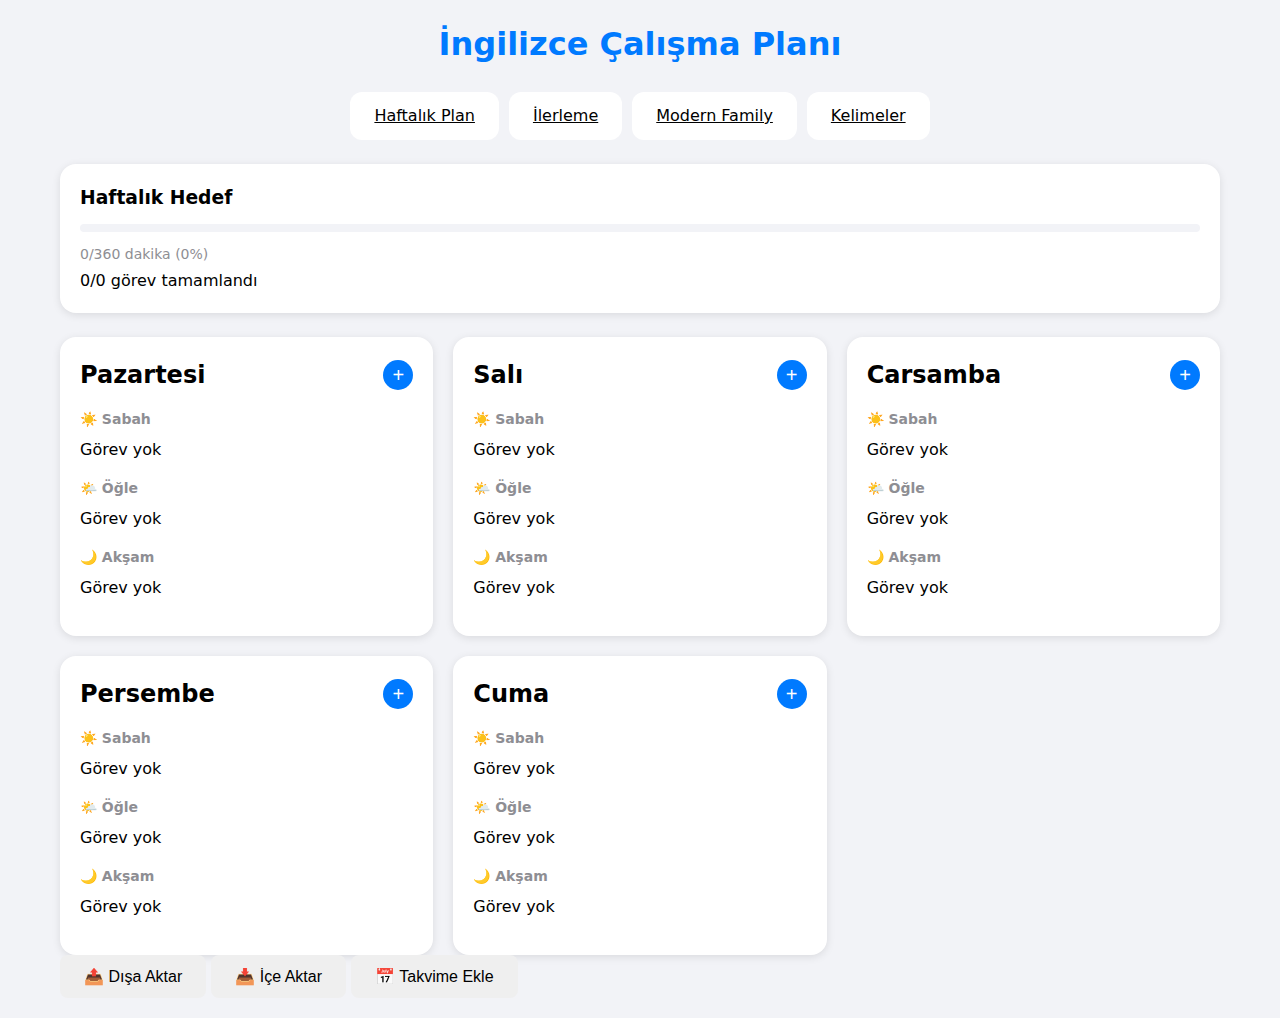
<file: index.html>
<!DOCTYPE html>
<html lang="tr">
<head>
    <meta charset="UTF-8">
    <meta name="viewport" content="width=device-width, initial-scale=1.0">
    <title>İngilizce Çalışma Planı</title>
    <!-- Önce stil dosyası -->
    <link rel="stylesheet" href="styles.css">
    <!-- Sonra script dosyaları doğru sırayla -->
	<script src="js/app.js"></script>
    <script src="js/common.js"></script>

    <script src="js/content.js"></script>
    <script src="js/vocabulary.js"></script>
    <script src="js/progress.js"></script>
</head>
<body>
    <div class="container">
        <h1 class="main-title">İngilizce Çalışma Planı</h1>

        <div class="nav-tabs">
            <a href="index.html" class="tab-btn">Haftalık Plan</a>
            <a href="progress.html" class="tab-btn">İlerleme</a>
            <a href="modernfamily.html" class="tab-btn active">Modern Family</a>
            <a href="vocabulary.html" class="tab-btn">Kelimeler</a>
        </div>


        <!-- Haftalık Görünüm -->
        <div id="weekly-view" class="view-content active">
            <!-- İlerleme Kartı -->
            <div class="progress-card">
                <h3>Haftalık Hedef</h3>
                <div class="progress-bar">
                    <div class="progress" style="width: 0%"></div>
                </div>
                <div class="progress-text">0/360 dakika (0%)</div>
                <div class="task-progress">0/0 görev tamamlandı</div>
            </div>

            <!-- Haftalık Plan -->
            <div class="weekly-plan">
                <!-- Pazartesi -->
                <div class="day-card">
                    <div class="day-header">
                        <h2>Pazartesi</h2>
                        <button onclick="openAddTaskModal('pazartesi')" class="add-btn">+</button>
                    </div>
                    
                    <div class="time-block">
                        <h3>☀️ Sabah</h3>
                        <div id="pazartesi-sabah" class="task-list"></div>
                    </div>

                    <div class="time-block">
                        <h3>🌤️ Öğle</h3>
                        <div id="pazartesi-ogle" class="task-list"></div>
                    </div>

                    <div class="time-block">
                        <h3>🌙 Akşam</h3>
                        <div id="pazartesi-aksam" class="task-list"></div>
                    </div>
                </div>

                <!-- Diğer günler için aynı yapı -->
                <!-- Salı -->
                <div class="day-card">
                    <div class="day-header">
                        <h2>Salı</h2>
                        <button onclick="openAddTaskModal('sali')" class="add-btn">+</button>
                    </div>
                    
                    <div class="time-block">
                        <h3>☀️ Sabah</h3>
                        <div id="sali-sabah" class="task-list"></div>
                    </div>

                    <div class="time-block">
                        <h3>🌤️ Öğle</h3>
                        <div id="sali-ogle" class="task-list"></div>
                    </div>

                    <div class="time-block">
                        <h3>🌙 Akşam</h3>
                        <div id="sali-aksam" class="task-list"></div>
                    </div>
                </div>

                <div class="day-card">
                    <div class="day-header">
                        <h2>Carsamba</h2>
                        <button onclick="openAddTaskModal('carsamba')" class="add-btn">+</button>
                    </div>
                    
                    <div class="time-block">
                        <h3>☀️ Sabah</h3>
                        <div id="carsamba-sabah" class="task-list"></div>
                    </div>

                    <div class="time-block">
                        <h3>🌤️ Öğle</h3>
                        <div id="carsamba-ogle" class="task-list"></div>
                    </div>

                    <div class="time-block">
                        <h3>🌙 Akşam</h3>
                        <div id="carsamba-aksam" class="task-list"></div>
                    </div>
                </div>
				
				                <div class="day-card">
                    <div class="day-header">
                        <h2>Persembe</h2>
                        <button onclick="openAddTaskModal('persembe')" class="add-btn">+</button>
                    </div>
                    
                    <div class="time-block">
                        <h3>☀️ Sabah</h3>
                        <div id="persembe-sabah" class="task-list"></div>
                    </div>

                    <div class="time-block">
                        <h3>🌤️ Öğle</h3>
                        <div id="persembe-ogle" class="task-list"></div>
                    </div>

                    <div class="time-block">
                        <h3>🌙 Akşam</h3>
                        <div id="persembe-aksam" class="task-list"></div>
                    </div>
                </div>
				
				                <div class="day-card">
                    <div class="day-header">
                        <h2>Cuma</h2>
                        <button onclick="openAddTaskModal('cuma')" class="add-btn">+</button>
                    </div>
                    
                    <div class="time-block">
                        <h3>☀️ Sabah</h3>
                        <div id="cuma-sabah" class="task-list"></div>
                    </div>

                    <div class="time-block">
                        <h3>🌤️ Öğle</h3>
                        <div id="cuma-ogle" class="task-list"></div>
                    </div>

                    <div class="time-block">
                        <h3>🌙 Akşam</h3>
                        <div id="cuma-aksam" class="task-list"></div>
                    </div>
                </div>
				

            </div>

            <!-- Aksiyon Butonları -->
            <div class="action-buttons">
                <button onclick="exportPlan()" class="btn">
                    <span>📤</span> Dışa Aktar
                </button>
                <button onclick="importPlan()" class="btn">
                    <span>📥</span> İçe Aktar
                </button>
                <button onclick="syncToCalendar()" class="btn">
                    <span>📅</span> Takvime Ekle
                </button>
            </div>
        </div>

        <!-- Görev Ekleme/Düzenleme Modal -->
        <div id="taskModal" class="modal">
            <div class="modal-content">
                <h2 id="taskModalTitle">Görev Ekle</h2>
                <form id="taskForm" onsubmit="return false;">
                    <div class="form-group">
                        <label for="taskTitle">Başlık</label>
                        <input type="text" id="taskTitle" required>
                    </div>

                    <div class="form-row">
                        <div class="form-group">
                            <label for="taskDuration">Süre (dk)</label>
                            <input type="number" id="taskDuration" min="5" step="5" required>
                        </div>

                        <div class="form-group">
                            <label for="taskTime">Zaman</label>
                            <select id="taskTime" required>
                                <option value="sabah">Sabah</option>
                                <option value="ogle">Öğle</option>
                                <option value="aksam">Akşam</option>
                            </select>
                        </div>
                    </div>

                    <input type="hidden" id="taskDay" value="pazartesi">
                    <input type="hidden" id="taskId" value="">

                    <div class="form-buttons">
                        <button type="submit" onclick="addTask()" class="btn primary">Kaydet</button>
                        <button type="button" onclick="closeModal('taskModal')" class="btn">İptal</button>
                        <button type="button" onclick="deleteTask()" class="btn danger" id="deleteTaskBtn" style="display: none;">Sil</button>
                    </div>
                </form>
            </div>
        </div>

        <!-- Bildirim -->
        <div id="notification" class="notification"></div>
    </div>
</body>
</html>
</file>
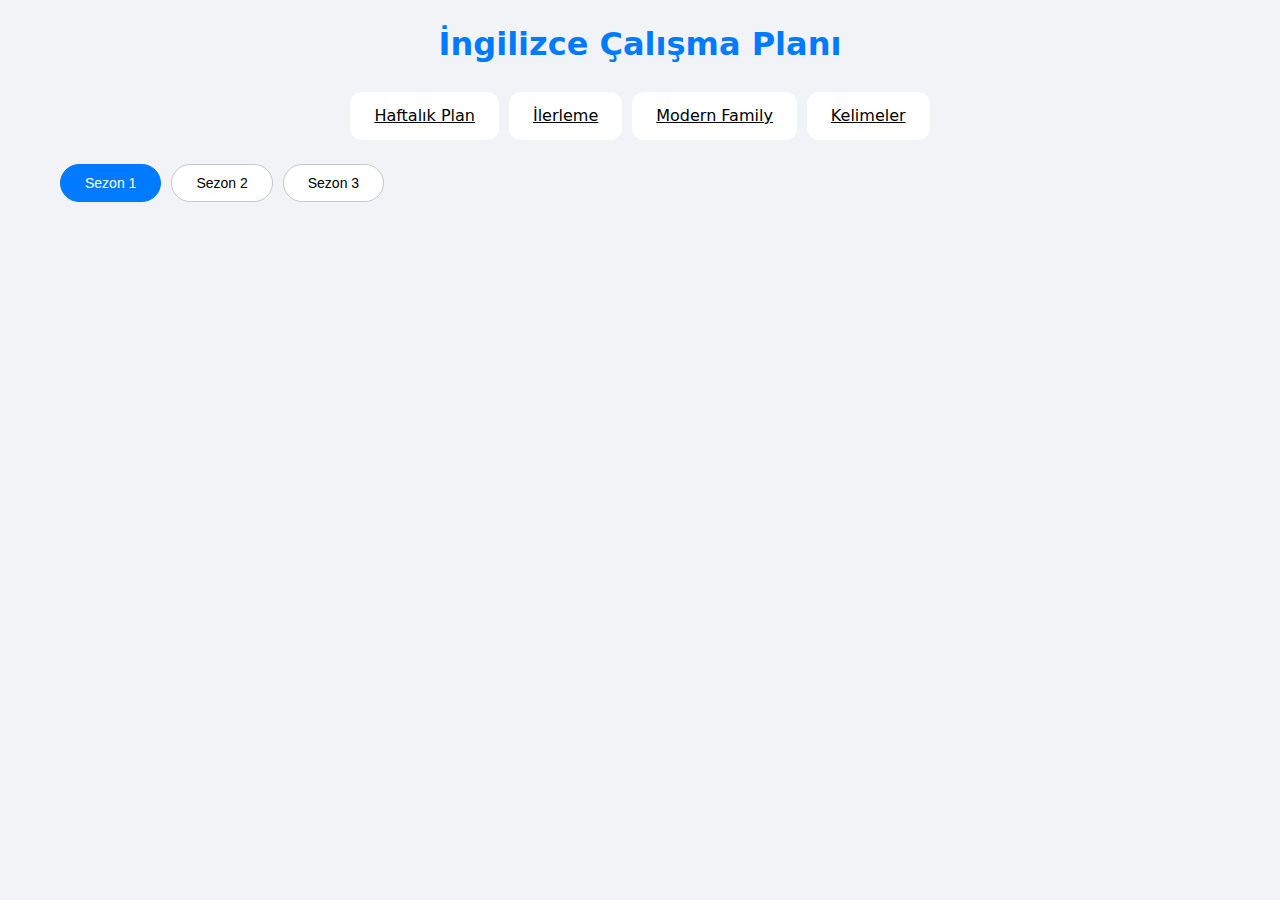
<file: modernfamily.html>
<!DOCTYPE html>
<html lang="tr">
<head>
    <meta charset="UTF-8">
    <meta name="viewport" content="width=device-width, initial-scale=1.0">
    <title>İngilizce Çalışma Planı</title>
    <!-- Önce stil dosyası -->
    <link rel="stylesheet" href="styles.css">
    <!-- Sonra script dosyaları doğru sırayla -->
    <script src="js/common.js"></script>
	<script src="js/app.js"></script>
    <script src="js/content.js"></script>
    <script src="js/vocabulary.js"></script>
    <script src="js/progress.js"></script>
</head>
<body>
    <div class="container">
        <h1 class="main-title">İngilizce Çalışma Planı</h1>

        <div class="nav-tabs">
            <a href="index.html" class="tab-btn">Haftalık Plan</a>
            <a href="progress.html" class="tab-btn">İlerleme</a>
            <a href="modernfamily.html" class="tab-btn active">Modern Family</a>
            <a href="vocabulary.html" class="tab-btn">Kelimeler</a>
        </div>

        <!-- Sezon Seçici -->
        <div class="season-selector">
            <button onclick="changeSeason(1)" class="season-btn active">Sezon 1</button>
            <button onclick="changeSeason(2)" class="season-btn">Sezon 2</button>
            <button onclick="changeSeason(3)" class="season-btn">Sezon 3</button>
        </div>

        <!-- Bölüm Listesi -->
        <div class="episode-grid" id="episode-list">
            <!-- Bölümler JavaScript ile doldurulacak -->
        </div>

        <!-- Bölüm Detay Modal -->
        <div id="episodeModal" class="modal">
            <div class="modal-content wide">
                <div class="modal-header">
                    <h2 id="episodeTitle">Bölüm Detayı</h2>
                    <div class="tab-buttons">
                        <button onclick="switchDetailTab('notes')" class="detail-tab active">Notlar</button>
                        <button onclick="switchDetailTab('words')" class="detail-tab">Kelimeler</button>
                        <button onclick="switchDetailTab('phrases')" class="detail-tab">Kalıplar</button>
                    </div>
                </div>

                <!-- Notlar Tab -->
                <div id="notesTab" class="detail-content active">
                    <textarea id="episodeNotes" placeholder="Bölüm notlarınızı buraya yazın..." class="episode-notes"></textarea>
                    <button onclick="saveNotes()" class="btn primary">Notları Kaydet</button>
                </div>

                <!-- Kelimeler Tab -->
                <div id="wordsTab" class="detail-content">
                    <div class="word-list" id="episodeWords">
                        <!-- Kelimeler JavaScript ile doldurulacak -->
                    </div>
                    <button onclick="showAddWordModal()" class="btn primary">+ Yeni Kelime</button>
                </div>

                <!-- Kalıplar Tab -->
                <div id="phrasesTab" class="detail-content">
                    <div class="phrase-list" id="episodePhrases">
                        <!-- Kalıplar JavaScript ile doldurulacak -->
                    </div>
                    <button onclick="showAddPhraseModal()" class="btn primary">+ Yeni Kalıp</button>
                </div>

                <div class="modal-footer">
                    <button onclick="toggleWatched()" class="btn success" id="watchedBtn">İzlendi İşaretle</button>
                    <button onclick="closeModal('episodeModal')" class="btn">Kapat</button>
                </div>
            </div>
        </div>

        <!-- Kelime Ekleme Modal -->
        <div id="wordModal" class="modal">
            <div class="modal-content">
                <h2>Yeni Kelime Ekle</h2>
                <form id="wordForm" onsubmit="saveWord(event)">
                    <div class="form-group">
                        <label>Kelime</label>
                        <input type="text" id="wordText" required>
                    </div>
                    <div class="form-group">
                        <label>Anlamı</label>
                        <input type="text" id="wordMeaning" required>
                    </div>
                    <div class="form-group">
                        <label>Örnek Cümle</label>
                        <textarea id="wordExample"></textarea>
                    </div>
                    <div class="form-buttons">
                        <button type="submit" class="btn primary">Kaydet</button>
                        <button type="button" onclick="closeModal('wordModal')" class="btn">İptal</button>
                    </div>
                </form>
            </div>
        </div>

        <!-- Kalıp Ekleme Modal -->
        <div id="phraseModal" class="modal">
            <div class="modal-content">
                <h2>Yeni Kalıp Ekle</h2>
                <form id="phraseForm" onsubmit="savePhrase(event)">
                    <div class="form-group">
                        <label>Kalıp</label>
                        <input type="text" id="phraseText" required>
                    </div>
                    <div class="form-group">
                        <label>Anlamı</label>
                        <input type="text" id="phraseMeaning" required>
                    </div>
                    <div class="form-group">
                        <label>Örnek Cümle</label>
                        <textarea id="phraseExample"></textarea>
                    </div>
                    <div class="form-buttons">
                        <button type="submit" class="btn primary">Kaydet</button>
                        <button type="button" onclick="closeModal('phraseModal')" class="btn">İptal</button>
                    </div>
                </form>
            </div>
        </div>
    </div>
</body>
</html>
</file>
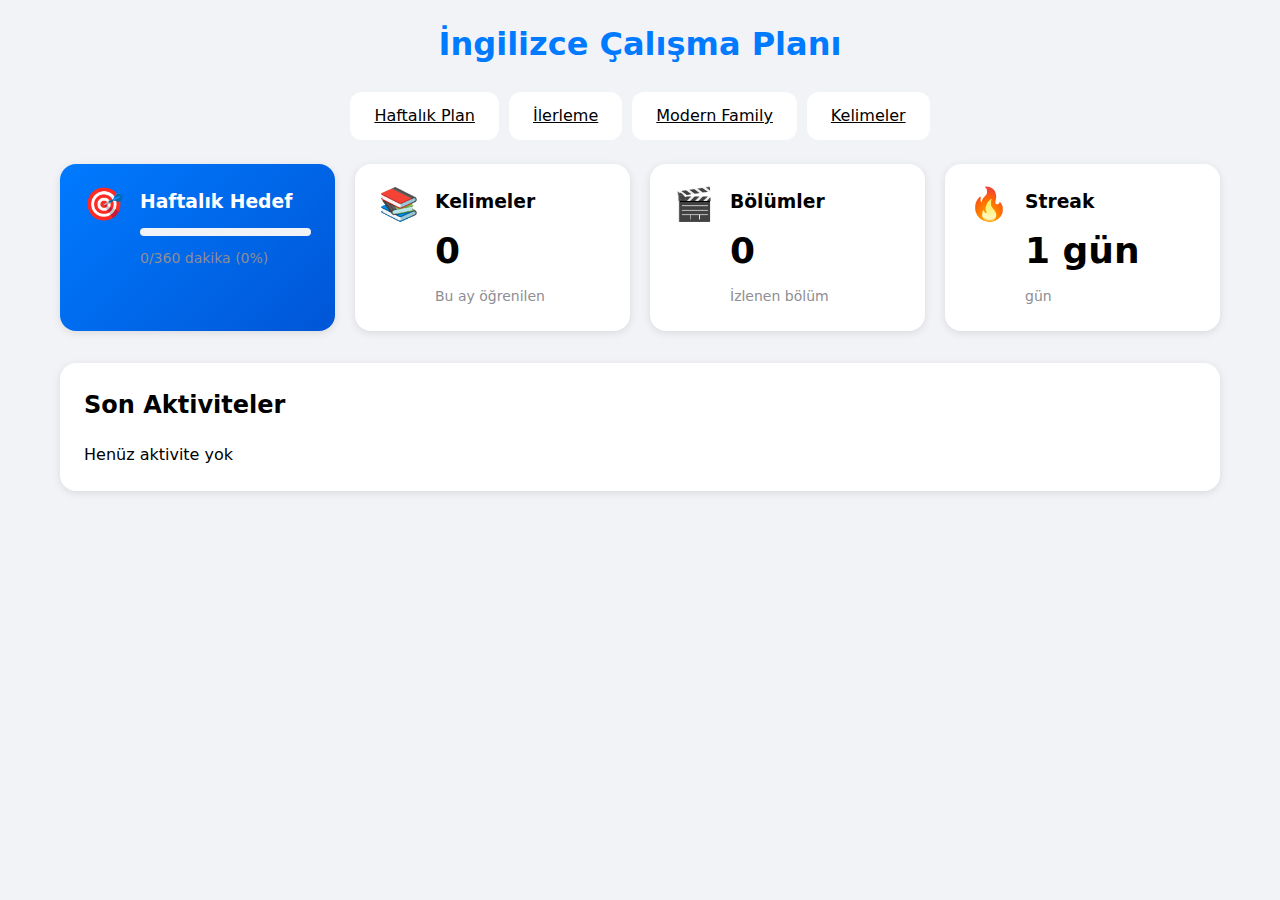
<file: progress.html>
<!DOCTYPE html>
<html lang="tr">
<head>
    <meta charset="UTF-8">
    <meta name="viewport" content="width=device-width, initial-scale=1.0">
    <title>İngilizce Çalışma Planı</title>
    <!-- Önce stil dosyası -->
    <link rel="stylesheet" href="styles.css">
    <!-- Sonra script dosyaları doğru sırayla -->
    <script src="js/common.js"></script>
    <script src="js/app.js"></script>
    <script src="js/content.js"></script>
    <script src="js/vocabulary.js"></script>
    <script src="js/progress.js"></script>
</head>
<body>
    <div class="container">
        <h1 class="main-title">İngilizce Çalışma Planı</h1>

        <div class="nav-tabs">
            <a href="index.html" class="tab-btn">Haftalık Plan</a>
            <a href="progress.html" class="tab-btn active">İlerleme</a>
            <a href="modernfamily.html" class="tab-btn">Modern Family</a>
            <a href="vocabulary.html" class="tab-btn">Kelimeler</a>
        </div>

        <!-- İlerleme Özeti -->
        <div class="stats-grid">
            <div class="stat-card highlight">
                <div class="stat-icon">🎯</div>
                <div class="stat-content">
                    <h3>Haftalık Hedef</h3>
                    <div class="stat-progress">
                        <div class="progress-bar">
                            <div class="progress" id="weeklyProgress"></div>
                        </div>
                        <div class="progress-text" id="weeklyProgressText">0/360 dakika</div>
                    </div>
                </div>
            </div>

            <div class="stat-card">
                <div class="stat-icon">📚</div>
                <div class="stat-content">
                    <h3>Kelimeler</h3>
                    <div class="stat-value" id="wordCount">0</div>
                    <div class="stat-label">Bu ay öğrenilen</div>
                </div>
            </div>

            <div class="stat-card">
                <div class="stat-icon">🎬</div>
                <div class="stat-content">
                    <h3>Bölümler</h3>
                    <div class="stat-value" id="episodeCount">0</div>
                    <div class="stat-label">İzlenen bölüm</div>
                </div>
            </div>

            <div class="stat-card">
                <div class="stat-icon">🔥</div>
                <div class="stat-content">
                    <h3>Streak</h3>
                    <div class="stat-value" id="streakCount">0</div>
                    <div class="stat-label">gün</div>
                </div>
            </div>
        </div>

        <!-- Aktivite Geçmişi -->
        <div class="activity-section">
            <h2>Son Aktiviteler</h2>
            <div class="activity-list" id="activityList">
                <!-- Aktiviteler JavaScript ile doldurulacak -->
            </div>
        </div>
    </div>
</body>
</html>
</file>
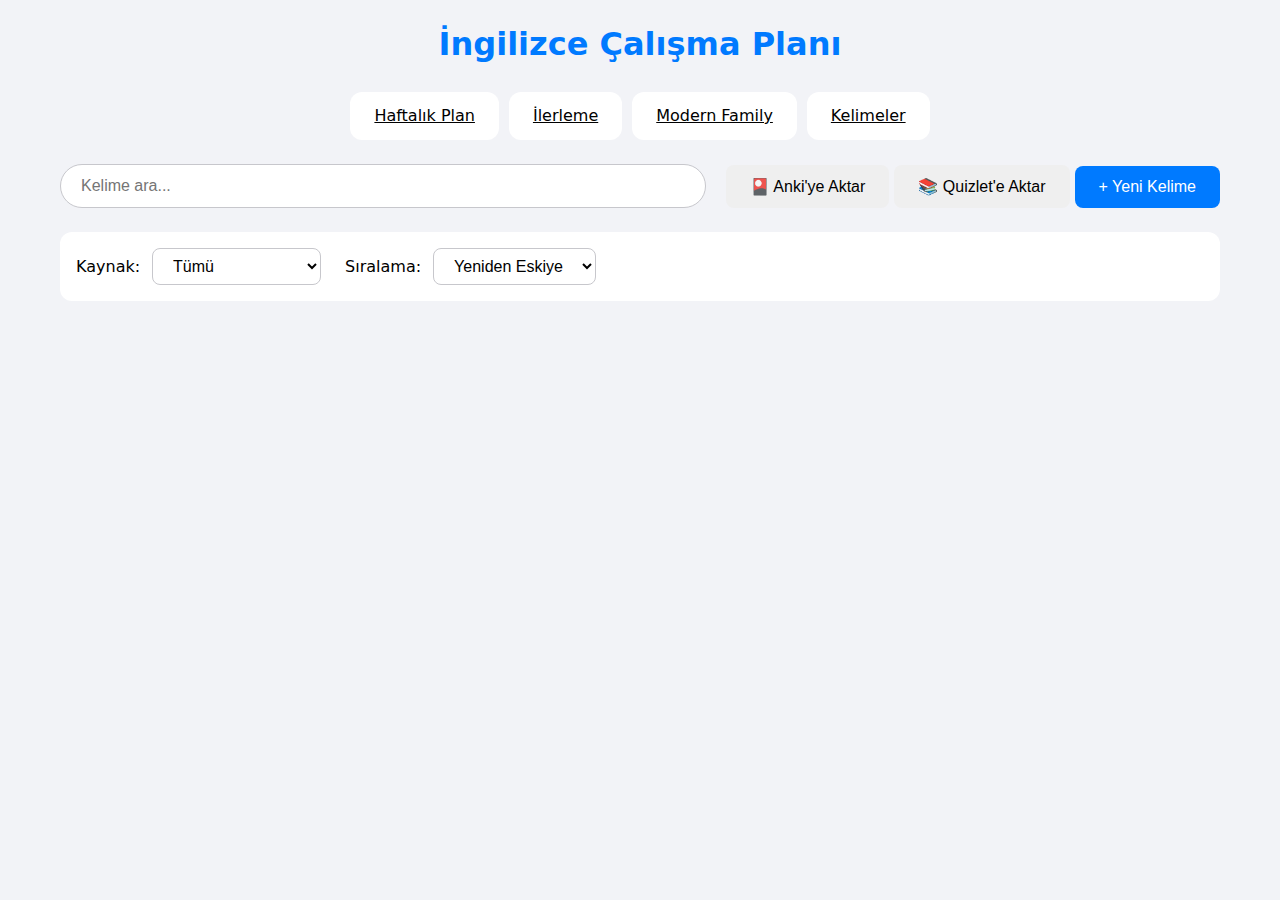
<file: vocabulary.html>
<!DOCTYPE html>
<html lang="tr">
<head>
    <meta charset="UTF-8">
    <meta name="viewport" content="width=device-width, initial-scale=1.0">
    <title>İngilizce Çalışma Planı</title>
    <!-- Önce stil dosyası -->
    <link rel="stylesheet" href="styles.css">
    <!-- Sonra script dosyaları doğru sırayla -->
    <script src="js/common.js"></script>
    <script src="js/app.js"></script>
    <script src="js/content.js"></script>
    <script src="js/vocabulary.js"></script>
    <script src="js/progress.js"></script>
</head>
<body>
    <div class="container">
        <h1 class="main-title">İngilizce Çalışma Planı</h1>

        <div class="nav-tabs">
            <a href="index.html" class="tab-btn">Haftalık Plan</a>
            <a href="progress.html" class="tab-btn">İlerleme</a>
            <a href="modernfamily.html" class="tab-btn">Modern Family</a>
            <a href="vocabulary.html" class="tab-btn active">Kelimeler</a>
        </div>

        <!-- Kelime Araç Çubuğu -->
        <div class="vocab-toolbar">
            <div class="search-box">
                <input type="text" id="searchWord" placeholder="Kelime ara...">
            </div>
            <div class="toolbar-actions">
                <button onclick="exportToAnki()" class="btn">
                    <span>🎴</span> Anki'ye Aktar
                </button>
                <button onclick="exportToQuizlet()" class="btn">
                    <span>📚</span> Quizlet'e Aktar
                </button>
                <button onclick="showAddWordModal()" class="btn primary">
                    <span>+</span> Yeni Kelime
                </button>
            </div>
        </div>

        <!-- Filtreler -->
        <div class="filter-bar">
            <div class="filter-group">
                <label>Kaynak:</label>
                <select id="sourceFilter" onchange="filterWords()">
                    <option value="all">Tümü</option>
                    <option value="modernFamily">Modern Family</option>
                    <option value="manual">Manuel Eklenen</option>
                </select>
            </div>
            <div class="filter-group">
                <label>Sıralama:</label>
                <select id="sortFilter" onchange="filterWords()">
                    <option value="date">Yeniden Eskiye</option>
                    <option value="az">A-Z</option>
                    <option value="za">Z-A</option>
                </select>
            </div>
        </div>

        <!-- Kelime Listesi -->
        <div class="word-grid" id="wordList">
            <!-- Kelimeler JavaScript ile doldurulacak -->
        </div>

        <!-- Kelime Ekleme/Düzenleme Modal -->
        <div id="wordModal" class="modal">
            <div class="modal-content">
                <h2 id="wordModalTitle">Yeni Kelime</h2>
                <form id="wordForm" onsubmit="saveWord(event)">
                    <div class="form-group">
                        <label>Kelime</label>
                        <input type="text" id="wordText" required>
                    </div>
                    <div class="form-group">
                        <label>Anlamı</label>
                        <input type="text" id="wordMeaning" required>
                    </div>
                    <div class="form-group">
                        <label>Örnek Cümle</label>
                        <textarea id="wordExample"></textarea>
                    </div>
                    <div class="form-group">
                        <label>Kaynak</label>
                        <select id="wordSource">
                            <option value="manual">Manuel</option>
                            <option value="modernFamily">Modern Family</option>
                        </select>
                    </div>
                    <div class="form-buttons">
                        <button type="submit" class="btn primary">Kaydet</button>
                        <button type="button" onclick="deleteWord()" class="btn danger" id="deleteWordBtn" style="display: none;">Sil</button>
                        <button type="button" onclick="closeModal('wordModal')" class="btn">İptal</button>
                    </div>
                </form>
            </div>
        </div>
    </div>
</body>
</html>
</file>
<file: styles.css>
/* Ana stiller */
:root {
    --primary: #007AFF;
    --danger: #FF3B30;
    --success: #34C759;
    --warning: #FFCC00;
    --background: #F2F3F7;
    --surface: #FFFFFF;
    --text: #000000;
    --text-secondary: #8E8E93;
    --border: #C7C7CC;
}

* {
    margin: 0;
    padding: 0;
    box-sizing: border-box;
}

body {
    font-family: -apple-system, system-ui, sans-serif;
    background: var(--background);
    color: var(--text);
    line-height: 1.5;
}

.container {
    max-width: 1200px;
    margin: 0 auto;
    padding: 20px;
}

.main-title {
    text-align: center;
    color: var(--primary);
    margin-bottom: 24px;
}

/* Navigasyon */
.nav-tabs {
    display: flex;
    justify-content: center;
    gap: 10px;
    margin-bottom: 24px;
}

.tab-btn {
    padding: 12px 24px;
    border: none;
    border-radius: 12px;
    background: var(--surface);
    color: var(--text);
    font-size: 16px;
    cursor: pointer;
    transition: all 0.2s ease;
}

.tab-btn.active {
    background: var(--primary);
    color: white;
}

/* İlerleme Kartı */
.progress-card {
    background: var(--surface);
    border-radius: 16px;
    padding: 20px;
    margin-bottom: 24px;
    box-shadow: 0 2px 8px rgba(0,0,0,0.1);
}

.progress-bar {
    height: 8px;
    background: var(--background);
    border-radius: 4px;
    margin: 12px 0;
    overflow: hidden;
}

.progress {
    height: 100%;
    background: var(--primary);
    transition: width 0.3s ease;
}

.progress-text {
    color: var(--text-secondary);
    font-size: 14px;
    margin-bottom: 4px;
}

/* Haftalık Plan */
.weekly-plan {
    display: grid;
    grid-template-columns: repeat(auto-fit, minmax(300px, 1fr));
    gap: 20px;
}

.day-card {
    background: var(--surface);
    border-radius: 16px;
    padding: 20px;
    box-shadow: 0 2px 8px rgba(0,0,0,0.1);
}

.day-header {
    display: flex;
    justify-content: space-between;
    align-items: center;
    margin-bottom: 16px;
}

.add-btn {
    width: 30px;
    height: 30px;
    border-radius: 50%;
    border: none;
    background: var(--primary);
    color: white;
    font-size: 20px;
    cursor: pointer;
    display: flex;
    align-items: center;
    justify-content: center;
}

.time-block {
    margin-bottom: 16px;
}

.time-block h3 {
    color: var(--text-secondary);
    font-size: 14px;
    margin-bottom: 8px;
}

/* Görev Kartları */
.task-item {
    display: flex;
    align-items: center;
    padding: 12px;
    background: var(--background);
    border-radius: 8px;
    margin-bottom: 8px;
    transition: all 0.2s ease;
}

.task-item:hover {
    transform: translateX(4px);
}

.task-item.completed {
    opacity: 0.7;
}

.task-checkbox {
    position: relative;
    width: 24px;
    height: 24px;
    margin-right: 12px;
}

.task-content {
    flex: 1;
    cursor: pointer;
}

.task-title {
    font-weight: 500;
}

.task-duration {
    font-size: 12px;
    color: var(--text-secondary);
}

.delete-btn {
    width: 24px;
    height: 24px;
    border: none;
    background: none;
    color: var(--danger);
    cursor: pointer;
    opacity: 0;
    transition: opacity 0.2s ease;
}

.task-item:hover .delete-btn {
    opacity: 1;
}

/* Modal */
.modal {
    display: none;
    position: fixed;
    top: 0;
    left: 0;
    right: 0;
    bottom: 0;
    background: rgba(0,0,0,0.5);
    align-items: center;
    justify-content: center;
    z-index: 1000;
}

.modal-content {
    background: var(--surface);
    border-radius: 16px;
    padding: 24px;
    width: 90%;
    max-width: 500px;
}

.form-group {
    margin-bottom: 16px;
}

.form-group label {
    display: block;
    margin-bottom: 8px;
    color: var(--text-secondary);
}

.form-row {
    display: grid;
    grid-template-columns: 1fr 1fr;
    gap: 16px;
}

input, select {
    width: 100%;
    padding: 12px;
    border: 1px solid var(--border);
    border-radius: 8px;
    font-size: 16px;
}

.form-buttons {
    display: flex;
    gap: 8px;
    margin-top: 24px;
}

/* Butonlar */
.btn {
    padding: 12px 24px;
    border: none;
    border-radius: 8px;
    font-size: 16px;
    cursor: pointer;
    transition: all 0.2s ease;
}

.btn.primary {
    background: var(--primary);
    color: white;
}

.btn.danger {
    background: var(--danger);
    color: white;
}

/* Bildirimler */
.notification {
    position: fixed;
    bottom: 24px;
    right: 24px;
    padding: 12px 24px;
    background: var(--surface);
    border-radius: 8px;
    box-shadow: 0 4px 12px rgba(0,0,0,0.1);
    transform: translateY(100px);
    opacity: 0;
    transition: all 0.3s ease;
}

.notification.show {
    transform: translateY(0);
    opacity: 1;
}

/* Responsive */
@media (max-width: 768px) {
    .container {
        padding: 12px;
    }

    .nav-tabs {
        overflow-x: auto;
        padding-bottom: 8px;
    }

    .form-row {
        grid-template-columns: 1fr;
    }

    .modal-content {
        width: 95%;
        margin: 20px;
    }
}
/* Modern Family Sayfası Stilleri */
.season-selector {
    display: flex;
    gap: 10px;
    margin-bottom: 24px;
    overflow-x: auto;
    padding-bottom: 10px;
    -webkit-overflow-scrolling: touch;
}

.season-btn {
    padding: 10px 24px;
    border-radius: 20px;
    border: 1px solid var(--border);
    background: var(--surface);
    color: var(--text);
    font-size: 14px;
    cursor: pointer;
    white-space: nowrap;
    transition: all 0.2s ease;
}

.season-btn.active {
    background: var(--primary);
    color: white;
    border-color: var(--primary);
}

.episode-grid {
    display: grid;
    grid-template-columns: repeat(auto-fill, minmax(280px, 1fr));
    gap: 20px;
    margin-bottom: 24px;
}

.episode-card {
    background: var(--surface);
    border-radius: 16px;
    padding: 20px;
    box-shadow: 0 2px 8px rgba(0,0,0,0.1);
    cursor: pointer;
    transition: all 0.2s ease;
}

.episode-card:hover {
    transform: translateY(-4px);
    box-shadow: 0 4px 12px rgba(0,0,0,0.15);
}

.episode-header {
    display: flex;
    justify-content: space-between;
    align-items: center;
    margin-bottom: 12px;
}

.episode-number {
    font-weight: 500;
    color: var(--primary);
}

.episode-title {
    margin-bottom: 12px;
    font-size: 18px;
}

.episode-stats {
    display: flex;
    gap: 16px;
    font-size: 14px;
    color: var(--text-secondary);
    margin-bottom: 16px;
}

.episode-progress {
    display: flex;
    flex-direction: column;
    gap: 8px;
}

/* Modal Geliştirmeleri */
.modal-content.wide {
    max-width: 800px;
}

.modal-header {
    margin-bottom: 24px;
}

.tab-buttons {
    display: flex;
    gap: 16px;
    margin-top: 16px;
    border-bottom: 1px solid var(--border);
}

.detail-tab {
    padding: 8px 16px;
    background: none;
    border: none;
    border-bottom: 2px solid transparent;
    color: var(--text-secondary);
    cursor: pointer;
}

.detail-tab.active {
    color: var(--primary);
    border-bottom-color: var(--primary);
}

.detail-content {
    display: none;
    padding: 20px 0;
}

.detail-content.active {
    display: block;
}

.episode-notes {
    width: 100%;
    min-height: 200px;
    padding: 16px;
    border: 1px solid var(--border);
    border-radius: 8px;
    margin-bottom: 16px;
    resize: vertical;
}

/* İlerleme Sayfası Stilleri */
.stats-grid {
    display: grid;
    grid-template-columns: repeat(auto-fit, minmax(240px, 1fr));
    gap: 20px;
    margin-bottom: 32px;
}

.stat-card {
    background: var(--surface);
    border-radius: 16px;
    padding: 24px;
    box-shadow: 0 2px 8px rgba(0,0,0,0.1);
    display: flex;
    gap: 16px;
}

.stat-card.highlight {
    background: linear-gradient(135deg, var(--primary), #0056D6);
    color: white;
}

.stat-icon {
    font-size: 32px;
    line-height: 1;
}

.stat-content {
    flex: 1;
}

.stat-value {
    font-size: 36px;
    font-weight: bold;
    margin: 8px 0;
}

.stat-label {
    color: var(--text-secondary);
    font-size: 14px;
}

.highlight .stat-label {
    color: rgba(255,255,255,0.8);
}

.activity-section {
    background: var(--surface);
    border-radius: 16px;
    padding: 24px;
    box-shadow: 0 2px 8px rgba(0,0,0,0.1);
}

.activity-list {
    margin-top: 20px;
}

.activity-item {
    display: flex;
    align-items: center;
    padding: 16px 0;
    border-bottom: 1px solid var(--border);
}

.activity-item:last-child {
    border-bottom: none;
}

.activity-time {
    min-width: 100px;
    color: var(--text-secondary);
}

.activity-badge {
    padding: 4px 12px;
    border-radius: 20px;
    font-size: 12px;
    margin: 0 16px;
}

.activity-badge.grammar { background: #E3F2FD; color: #1565C0; }
.activity-badge.video { background: #F3E5F5; color: #7B1FA2; }
.activity-badge.vocabulary { background: #E8F5E9; color: #2E7D32; }

/* Kelimeler Sayfası Stilleri */
.vocab-toolbar {
    display: flex;
    justify-content: space-between;
    align-items: center;
    margin-bottom: 24px;
    gap: 20px;
    flex-wrap: wrap;
}

.search-box {
    flex: 1;
    min-width: 300px;
}

.search-box input {
    width: 100%;
    padding: 12px 20px;
    border: 1px solid var(--border);
    border-radius: 24px;
    font-size: 16px;
    transition: border-color 0.2s ease;
}

.search-box input:focus {
    border-color: var(--primary);
    outline: none;
}

.filter-bar {
    background: var(--surface);
    border-radius: 12px;
    padding: 16px;
    margin-bottom: 24px;
    display: flex;
    gap: 24px;
    flex-wrap: wrap;
}

.filter-group {
    display: flex;
    align-items: center;
    gap: 12px;
}

.filter-group select {
    padding: 8px 16px;
    border: 1px solid var(--border);
    border-radius: 8px;
    background: var(--surface);
}

.word-grid {
    display: grid;
    grid-template-columns: repeat(auto-fill, minmax(300px, 1fr));
    gap: 20px;
}

.word-item {
    background: var(--surface);
    border-radius: 16px;
    padding: 20px;
    box-shadow: 0 2px 8px rgba(0,0,0,0.1);
}

.word-header {
    display: flex;
    justify-content: space-between;
    align-items: center;
    margin-bottom: 12px;
}

.word-title {
    font-size: 18px;
    font-weight: 500;
}

.word-badges {
    display: flex;
    gap: 8px;
}

.word-badge {
    padding: 4px 12px;
    border-radius: 20px;
    font-size: 12px;
}

.word-meaning {
    color: var(--text-secondary);
    margin-bottom: 12px;
}

.word-example {
    font-style: italic;
    padding: 12px;
    background: var(--background);
    border-radius: 8px;
    margin-bottom: 16px;
}

.word-actions {
    display: flex;
    gap: 8px;
}

/* Responsive Düzenlemeler */
@media (max-width: 768px) {
    .stats-grid {
        grid-template-columns: 1fr;
    }

    .vocab-toolbar {
        flex-direction: column;
    }

    .search-box {
        width: 100%;
    }

    .filter-bar {
        flex-direction: column;
    }

    .filter-group {
        width: 100%;
    }

    .filter-group select {
        flex: 1;
    }

    .modal-content.wide {
        width: 95%;
        margin: 10px;
    }

    .word-grid {
        grid-template-columns: 1fr;
    }
}

/* Dark Mode Desteği */
@media (prefers-color-scheme: dark) {
    :root {
        --background: #000000;
        --surface: #1C1C1E;
        --text: #FFFFFF;
        --text-secondary: #98989D;
        --border: #2C2C2E;
    }

    .season-btn {
        background: var(--surface);
        border-color: var(--border);
    }

    .episode-card {
        background: var(--surface);
    }

    .word-item {
        background: var(--surface);
    }

    .search-box input {
        background: var(--surface);
        color: var(--text);
    }

    .filter-group select {
        background: var(--surface);
        color: var(--text);
    }

    .activity-badge {
        opacity: 0.8;
    }
}
</file>
